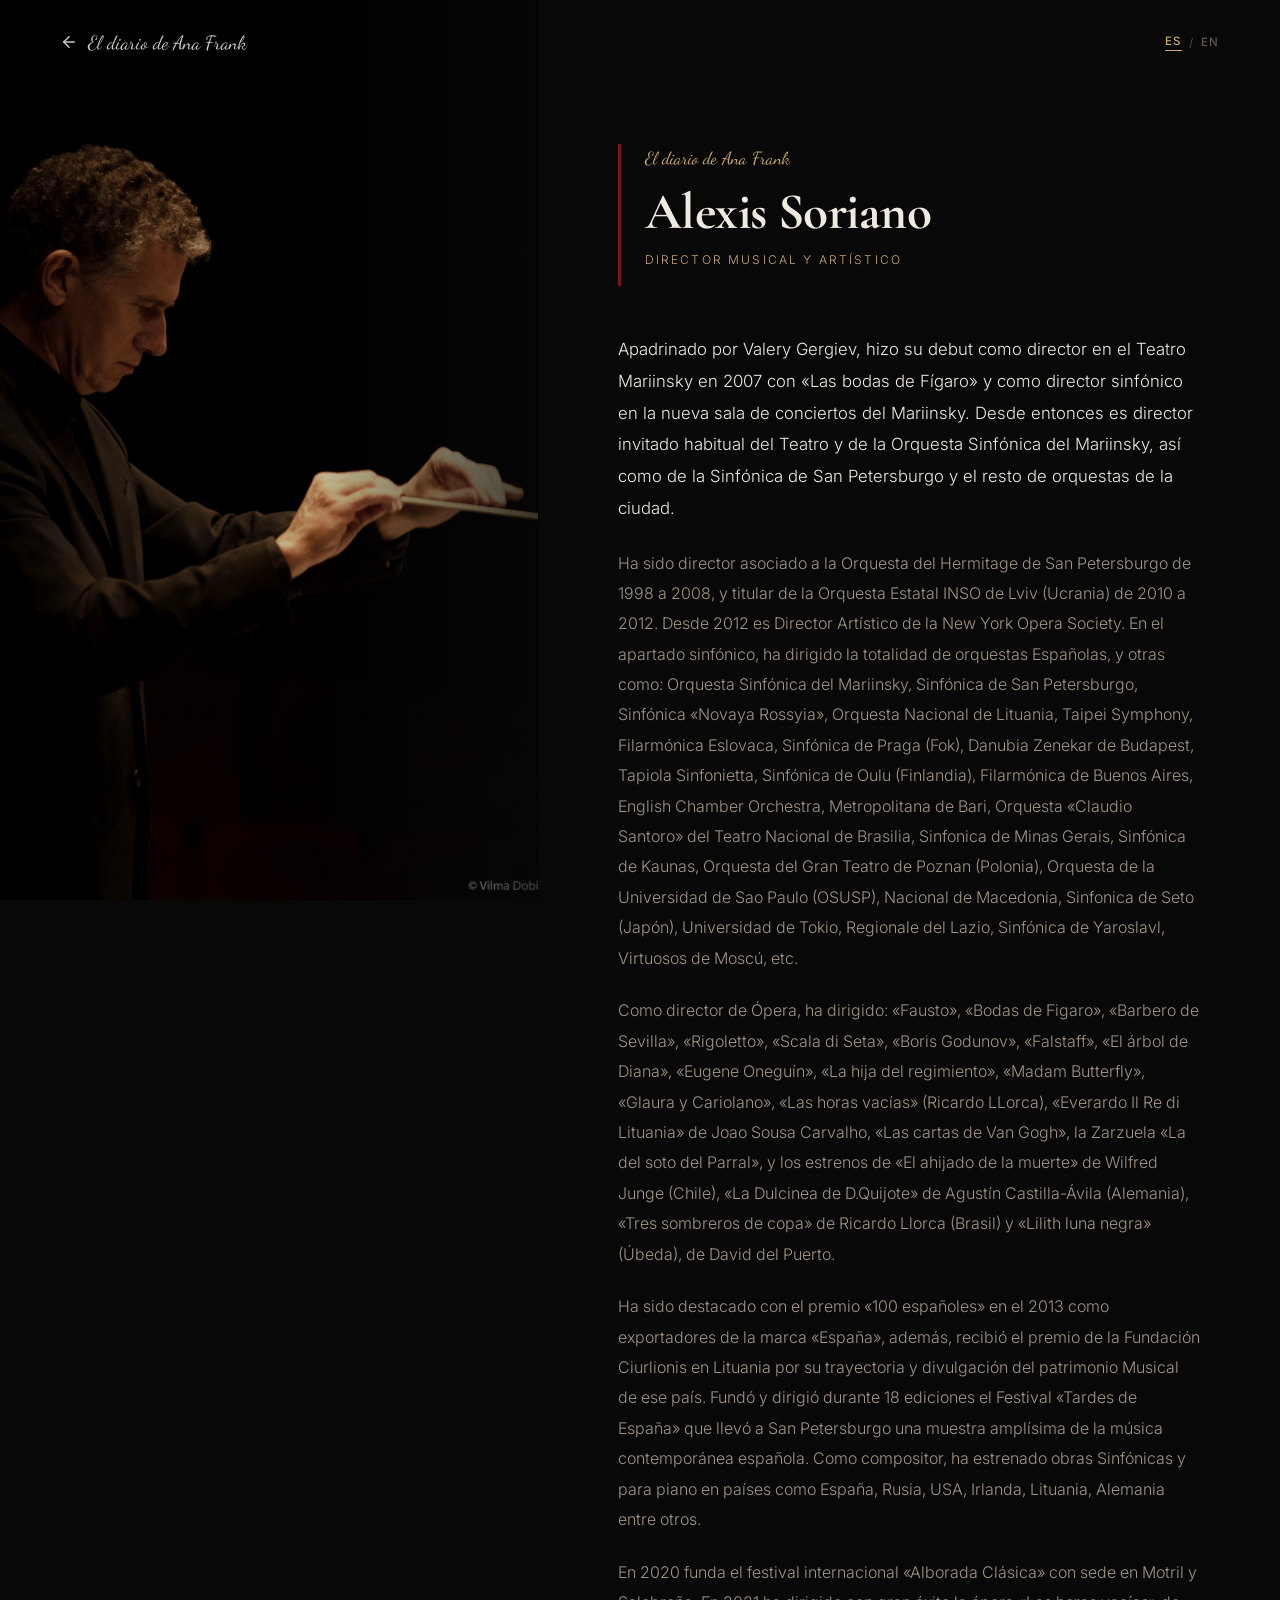
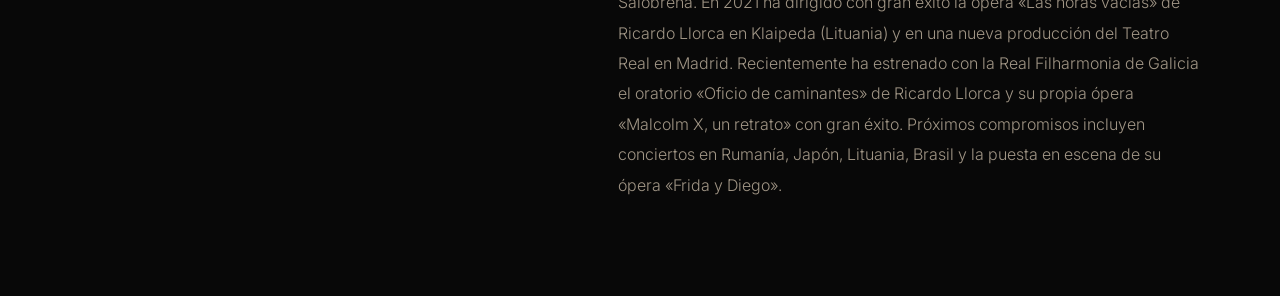
<file: alexis.html>
<!DOCTYPE html>
<html lang="es">
<head>
  <meta charset="UTF-8">
  <meta name="robots" content="noindex, nofollow, noarchive, nosnippet">
  <meta name="viewport" content="width=device-width, initial-scale=1.0">
  <title>Alexis Soriano — El diario de Ana Frank</title>
  <link rel="preconnect" href="https://fonts.googleapis.com">
  <link rel="preconnect" href="https://fonts.gstatic.com" crossorigin>
  <link href="https://fonts.googleapis.com/css2?family=Cormorant+Garamond:ital,wght@0,300;0,400;0,600;0,700;1,300;1,400;1,600&family=Dancing+Script:wght@600;700&family=Inter:wght@300;400;500&display=swap" rel="stylesheet">
  <link rel="stylesheet" href="css/styles.css">
  <link rel="stylesheet" href="css/artist.css">
</head>
<body>

  <header id="site-header" class="scrolled">
    <div class="header-inner">
      <a href="index.html" class="back-link">
        <svg width="18" height="18" viewBox="0 0 24 24" fill="none" stroke="currentColor" stroke-width="2" stroke-linecap="round" stroke-linejoin="round"><line x1="19" y1="12" x2="5" y2="12"/><polyline points="12 5 5 12 12 19"/></svg>
        <span data-es="El diario de Ana Frank" data-en="The Diary of Ana Frank">El diario de Ana Frank</span>
      </a>
      <div class="lang-toggle">
        <button class="lang-btn active" data-lang="es">ES</button>
        <span class="lang-sep">/</span>
        <button class="lang-btn" data-lang="en">EN</button>
      </div>
    </div>
  </header>

  <main class="artist-layout">

    <div class="artist-photo-col">
      <img src="assets/images/alexis-soriano.jpg" alt="Alexis Soriano">
      <div class="artist-photo-overlay"></div>
    </div>

    <div class="artist-content-col">
      <div class="artist-header">
        <p class="artist-opera" data-es="El diario de Ana Frank" data-en="The Diary of Ana Frank">El diario de Ana Frank</p>
        <h1 class="artist-name">Alexis Soriano</h1>
        <p class="artist-role" data-es="Director musical y artístico" data-en="Musical and Artistic Director">Director musical y artístico</p>
      </div>

      <div class="artist-bio">
        <p data-es="Apadrinado por Valery Gergiev, hizo su debut como director en el Teatro Mariinsky en 2007 con «Las bodas de Fígaro» y como director sinfónico en la nueva sala de conciertos del Mariinsky. Desde entonces es director invitado habitual del Teatro y de la Orquesta Sinfónica del Mariinsky, así como de la Sinfónica de San Petersburgo y el resto de orquestas de la ciudad."
           data-en="Mentored by Valery Gergiev, he made his debut as a conductor at the Mariinsky Theatre in 2007 with 'Le nozze di Figaro' and as a symphonic conductor in the new Mariinsky concert hall. Since then he has been a regular guest conductor of the Theatre, the Mariinsky Symphony Orchestra, the St. Petersburg Philharmonic and the city's other orchestras.">
          Apadrinado por Valery Gergiev, hizo su debut como director en el Teatro Mariinsky en 2007 con «Las bodas de Fígaro» y como director sinfónico en la nueva sala de conciertos del Mariinsky. Desde entonces es director invitado habitual del Teatro y de la Orquesta Sinfónica del Mariinsky, así como de la Sinfónica de San Petersburgo y el resto de orquestas de la ciudad.
        </p>
        <p data-es="Ha sido director asociado a la Orquesta del Hermitage de San Petersburgo de 1998 a 2008, y titular de la Orquesta Estatal INSO de Lviv (Ucrania) de 2010 a 2012. Desde 2012 es Director Artístico de la New York Opera Society. En el apartado sinfónico, ha dirigido la totalidad de orquestas Españolas, y otras como: Orquesta Sinfónica del Mariinsky, Sinfónica de San Petersburgo, Sinfónica «Novaya Rossyia», Orquesta Nacional de Lituania, Taipei Symphony, Filarmónica Eslovaca, Sinfónica de Praga (Fok), Danubia Zenekar de Budapest, Tapiola Sinfonietta, Sinfónica de Oulu (Finlandia), Filarmónica de Buenos Aires, English Chamber Orchestra, Metropolitana de Bari, Orquesta «Claudio Santoro» del Teatro Nacional de Brasilia, Sinfonica de Minas Gerais, Sinfónica de Kaunas, Orquesta del Gran Teatro de Poznan (Polonia), Orquesta de la Universidad de Sao Paulo (OSUSP), Nacional de Macedonia, Sinfonica de Seto (Japón), Universidad de Tokio, Regionale del Lazio, Sinfónica de Yaroslavl, Virtuosos de Moscú, etc."
           data-en="He was Associate Conductor of the Hermitage Orchestra of St. Petersburg from 1998 to 2008, and Principal Conductor of the INSO State Orchestra of Lviv (Ukraine) from 2010 to 2012. Since 2012 he has been Artistic Director of the New York Opera Society. As a symphonic conductor he has led all the major Spanish orchestras as well as the Mariinsky Symphony, St. Petersburg Philharmonic, Novaya Rossiya, Lithuanian National Orchestra, Taipei Symphony, Slovak Philharmonic, Prague Symphony (FOK), Danubia Budapest, Tapiola Sinfonietta, Oulu Sinfonietta (Finland), Buenos Aires Philharmonic, English Chamber Orchestra, Bari Metropolitan, Teatro Nacional de Brasilia 'Claudio Santoro' Orchestra, Minas Gerais Symphony, Kaunas Symphony, Grand Theatre of Poznan Orchestra (Poland), University of São Paulo Orchestra (OSUSP), National Orchestra of Macedonia, Seto Sinfonietta (Japan), University of Tokyo, Regionale del Lazio, Yaroslavl Symphony, Virtuosi of Moscow, etc.">
          Ha sido director asociado a la Orquesta del Hermitage de San Petersburgo de 1998 a 2008, y titular de la Orquesta Estatal INSO de Lviv (Ucrania) de 2010 a 2012. Desde 2012 es Director Artístico de la New York Opera Society. En el apartado sinfónico, ha dirigido la totalidad de orquestas Españolas, y otras como: Orquesta Sinfónica del Mariinsky, Sinfónica de San Petersburgo, Sinfónica «Novaya Rossyia», Orquesta Nacional de Lituania, Taipei Symphony, Filarmónica Eslovaca, Sinfónica de Praga (Fok), Danubia Zenekar de Budapest, Tapiola Sinfonietta, Sinfónica de Oulu (Finlandia), Filarmónica de Buenos Aires, English Chamber Orchestra, Metropolitana de Bari, Orquesta «Claudio Santoro» del Teatro Nacional de Brasilia, Sinfonica de Minas Gerais, Sinfónica de Kaunas, Orquesta del Gran Teatro de Poznan (Polonia), Orquesta de la Universidad de Sao Paulo (OSUSP), Nacional de Macedonia, Sinfonica de Seto (Japón), Universidad de Tokio, Regionale del Lazio, Sinfónica de Yaroslavl, Virtuosos de Moscú, etc.
        </p>
        <p data-es="Como director de Ópera, ha dirigido: «Fausto», «Bodas de Figaro», «Barbero de Sevilla», «Rigoletto», «Scala di Seta», «Boris Godunov», «Falstaff», «El árbol de Diana», «Eugene Oneguín», «La hija del regimiento», «Madam Butterfly», «Glaura y Cariolano», «Las horas vacías» (Ricardo LLorca), «Everardo Il Re di Lituania» de Joao Sousa Carvalho, «Las cartas de Van Gogh», la Zarzuela «La del soto del Parral», y los estrenos de «El ahijado de la muerte» de Wilfred Junge (Chile), «La Dulcinea de D.Quijote» de Agustín Castilla-Ávila (Alemania), «Tres sombreros de copa» de Ricardo Llorca (Brasil) y «Lilith luna negra» (Úbeda), de David del Puerto."
           data-en="As an opera conductor he has directed: Faust, Le nozze di Figaro, Il barbiere di Siviglia, Rigoletto, La Scala di Seta, Boris Godunov, Falstaff, L'arbore di Diana, Eugene Onegin, La fille du régiment, Madama Butterfly, Glaura y Cariolano, Las horas vacías (Ricardo Llorca), Everardo Il Re di Lituania by Joao Sousa Carvalho, Letters of Van Gogh, the Zarzuela La del soto del Parral, and world premieres of El ahijado de la muerte by Wilfred Junge (Chile), La Dulcinea de D.Quijote by Agustín Castilla-Ávila (Germany), Tres sombreros de copa by Ricardo Llorca (Brazil) and Lilith luna negra (Úbeda) by David del Puerto.">
          Como director de Ópera, ha dirigido: «Fausto», «Bodas de Figaro», «Barbero de Sevilla», «Rigoletto», «Scala di Seta», «Boris Godunov», «Falstaff», «El árbol de Diana», «Eugene Oneguín», «La hija del regimiento», «Madam Butterfly», «Glaura y Cariolano», «Las horas vacías» (Ricardo LLorca), «Everardo Il Re di Lituania» de Joao Sousa Carvalho, «Las cartas de Van Gogh», la Zarzuela «La del soto del Parral», y los estrenos de «El ahijado de la muerte» de Wilfred Junge (Chile), «La Dulcinea de D.Quijote» de Agustín Castilla-Ávila (Alemania), «Tres sombreros de copa» de Ricardo Llorca (Brasil) y «Lilith luna negra» (Úbeda), de David del Puerto.
        </p>
        <p data-es="Ha sido destacado con el premio «100 españoles» en el 2013 como exportadores de la marca «España», además, recibió el premio de la Fundación Ciurlionis en Lituania por su trayectoria y divulgación del patrimonio Musical de ese país. Fundó y dirigió durante 18 ediciones el Festival «Tardes de España» que llevó a San Petersburgo una muestra amplísima de la música contemporánea española. Como compositor, ha estrenado obras Sinfónicas y para piano en países como España, Rusia, USA, Irlanda, Lituania, Alemania entre otros."
           data-en="He was recognised with the '100 Spaniards' award in 2013 as an exporter of the Spanish brand, and received the Ciurlionis Foundation award in Lithuania for his career and promotion of that country's musical heritage. He founded and directed for 18 editions the 'Tardes de España' Festival, which brought a wide panorama of contemporary Spanish music to St. Petersburg. As a composer he has premiered symphonic and piano works in Spain, Russia, the USA, Ireland, Lithuania, Germany and elsewhere.">
          Ha sido destacado con el premio «100 españoles» en el 2013 como exportadores de la marca «España», además, recibió el premio de la Fundación Ciurlionis en Lituania por su trayectoria y divulgación del patrimonio Musical de ese país. Fundó y dirigió durante 18 ediciones el Festival «Tardes de España» que llevó a San Petersburgo una muestra amplísima de la música contemporánea española. Como compositor, ha estrenado obras Sinfónicas y para piano en países como España, Rusia, USA, Irlanda, Lituania, Alemania entre otros.
        </p>
        <p data-es="En 2020 funda el festival internacional «Alborada Clásica» con sede en Motril y Salobreña. En 2021 ha dirigido con gran éxito la ópera «Las horas vacías» de Ricardo Llorca en Klaipeda (Lituania) y en una nueva producción del Teatro Real en Madrid. Recientemente ha estrenado con la Real Filharmonia de Galicia el oratorio «Oficio de caminantes» de Ricardo Llorca y su propia ópera «Malcolm X, un retrato» con gran éxito. Próximos compromisos incluyen conciertos en Rumanía, Japón, Lituania, Brasil y la puesta en escena de su ópera «Frida y Diego»."
           data-en="In 2020 he founded the international festival 'Alborada Clásica', based in Motril and Salobreña. In 2021 he conducted to great acclaim the opera Las horas vacías by Ricardo Llorca in Klaipeda (Lithuania) and in a new production at the Teatro Real in Madrid. He recently premiered with the Real Filharmonia de Galicia the oratorio Oficio de caminantes by Ricardo Llorca and his own opera Malcolm X, un retrato to great success. Upcoming engagements include concerts in Romania, Japan, Lithuania, Brazil and the staging of his opera Frida y Diego.">
          En 2020 funda el festival internacional «Alborada Clásica» con sede en Motril y Salobreña. En 2021 ha dirigido con gran éxito la ópera «Las horas vacías» de Ricardo Llorca en Klaipeda (Lituania) y en una nueva producción del Teatro Real en Madrid. Recientemente ha estrenado con la Real Filharmonia de Galicia el oratorio «Oficio de caminantes» de Ricardo Llorca y su propia ópera «Malcolm X, un retrato» con gran éxito. Próximos compromisos incluyen conciertos en Rumanía, Japón, Lituania, Brasil y la puesta en escena de su ópera «Frida y Diego».
        </p>
      </div>
    </div>

  </main>

  <script src="https://cdnjs.cloudflare.com/ajax/libs/gsap/3.12.5/gsap.min.js"></script>
  <script src="js/artist.js"></script>
</body>
</html>
</file>
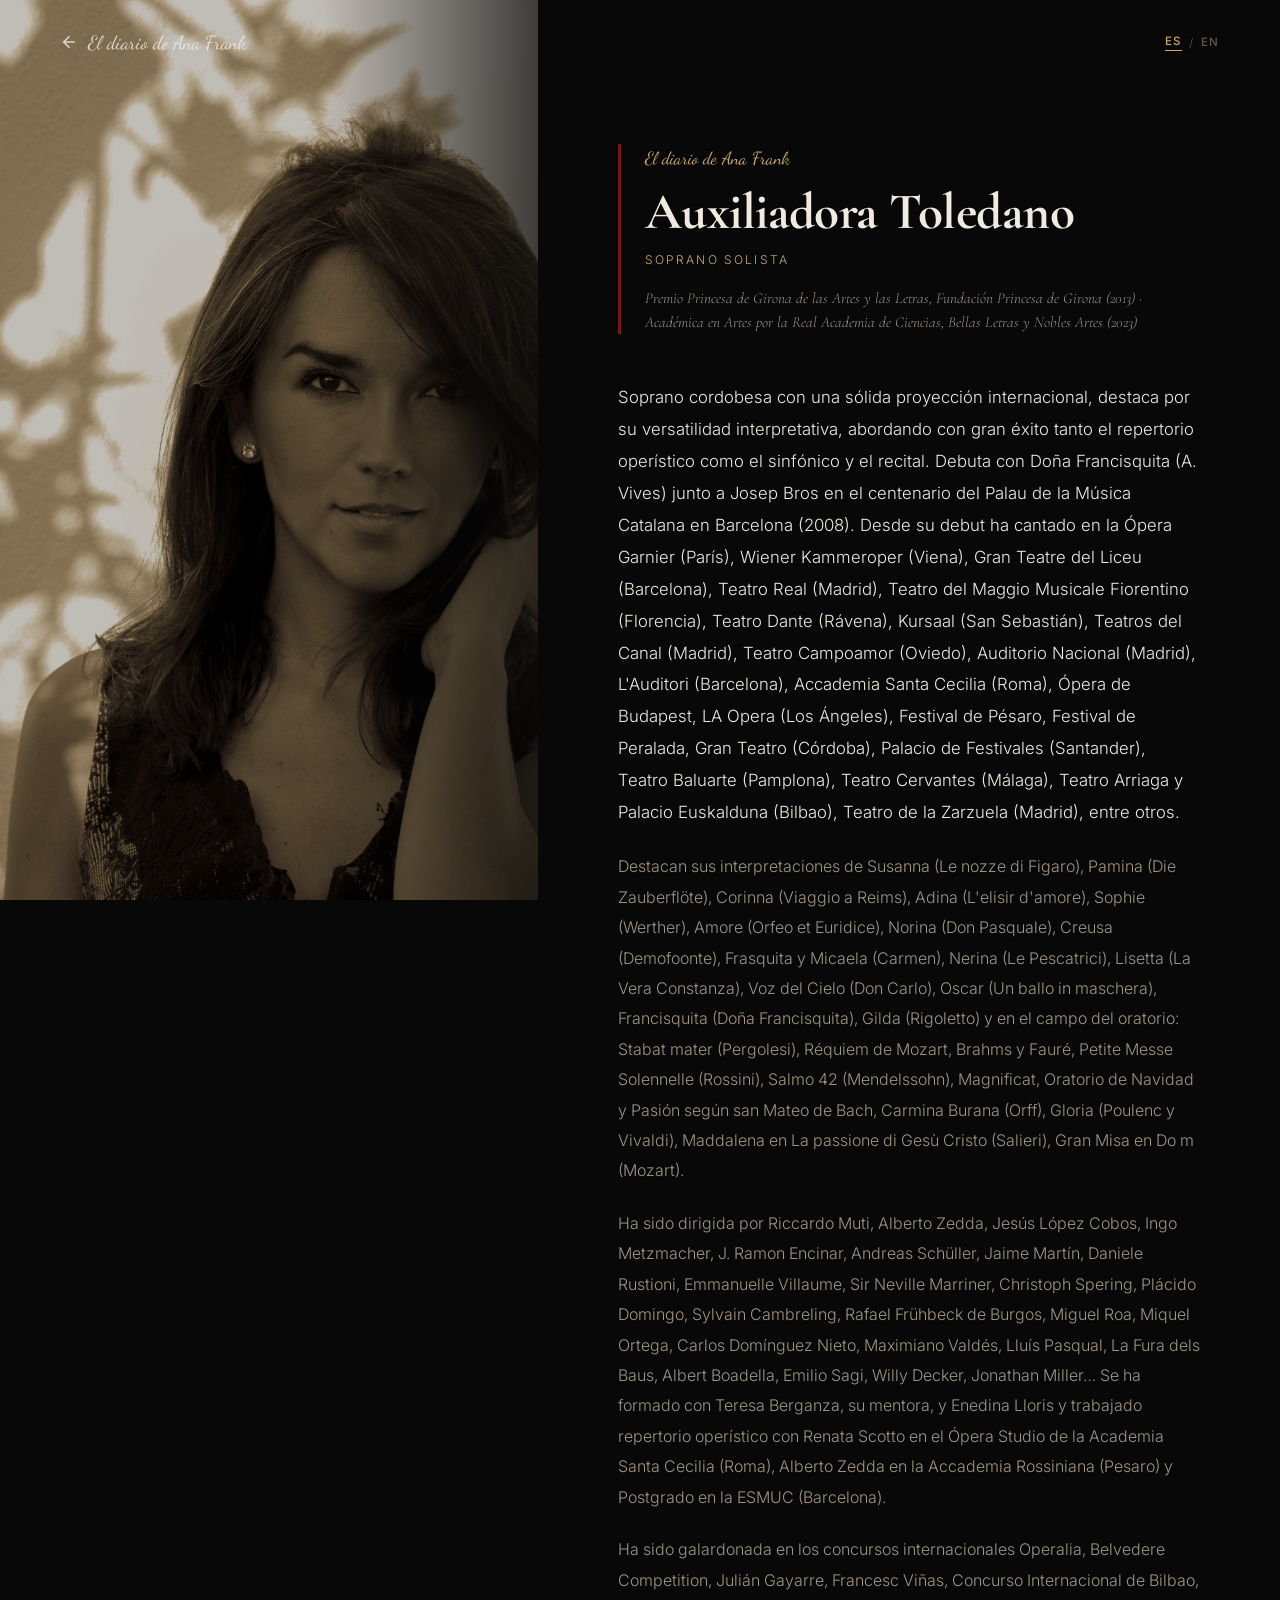
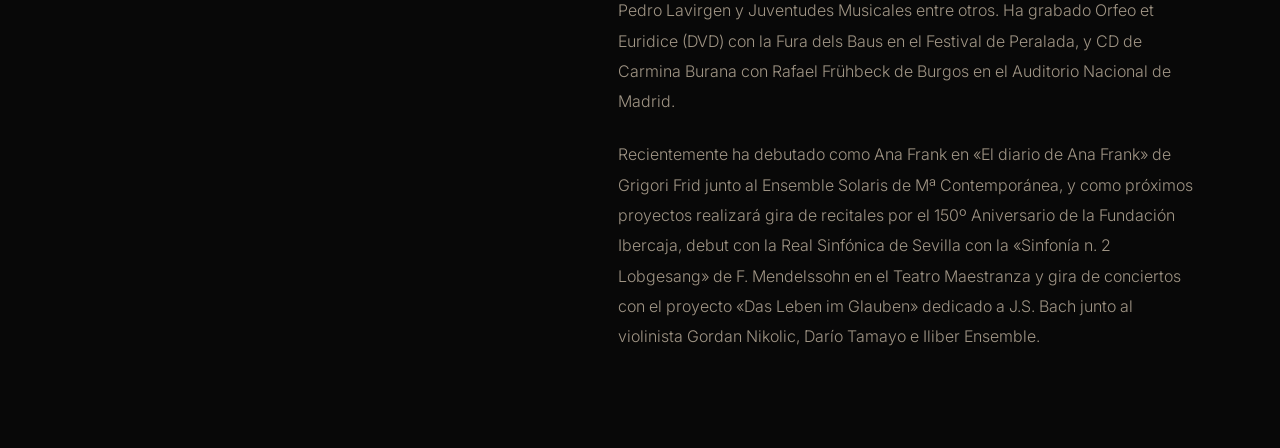
<file: auxiliadora.html>
<!DOCTYPE html>
<html lang="es">
<head>
  <meta charset="UTF-8">
  <meta name="robots" content="noindex, nofollow, noarchive, nosnippet">
  <meta name="viewport" content="width=device-width, initial-scale=1.0">
  <title>Auxiliadora Toledano — El diario de Ana Frank</title>
  <link rel="preconnect" href="https://fonts.googleapis.com">
  <link rel="preconnect" href="https://fonts.gstatic.com" crossorigin>
  <link href="https://fonts.googleapis.com/css2?family=Cormorant+Garamond:ital,wght@0,300;0,400;0,600;0,700;1,300;1,400;1,600&family=Dancing+Script:wght@600;700&family=Inter:wght@300;400;500&display=swap" rel="stylesheet">
  <link rel="stylesheet" href="css/styles.css">
  <link rel="stylesheet" href="css/artist.css">
</head>
<body>

  <header id="site-header" class="scrolled">
    <div class="header-inner">
      <a href="index.html" class="back-link">
        <svg width="18" height="18" viewBox="0 0 24 24" fill="none" stroke="currentColor" stroke-width="2" stroke-linecap="round" stroke-linejoin="round"><line x1="19" y1="12" x2="5" y2="12"/><polyline points="12 5 5 12 12 19"/></svg>
        <span data-es="El diario de Ana Frank" data-en="The Diary of Ana Frank">El diario de Ana Frank</span>
      </a>
      <div class="lang-toggle">
        <button class="lang-btn active" data-lang="es">ES</button>
        <span class="lang-sep">/</span>
        <button class="lang-btn" data-lang="en">EN</button>
      </div>
    </div>
  </header>

  <main class="artist-layout">

    <div class="artist-photo-col">
      <img src="assets/images/auxiliadora-toledano.jpg" alt="Auxiliadora Toledano">
      <div class="artist-photo-overlay"></div>
    </div>

    <div class="artist-content-col">
      <div class="artist-header">
        <p class="artist-opera" data-es="El diario de Ana Frank" data-en="The Diary of Ana Frank">El diario de Ana Frank</p>
        <h1 class="artist-name">Auxiliadora Toledano</h1>
        <p class="artist-role" data-es="Soprano solista" data-en="Soprano Soloist">Soprano solista</p>
        <p class="artist-awards" data-es="Premio Princesa de Girona de las Artes y las Letras, Fundación Princesa de Girona (2013) · Académica en Artes por la Real Academia de Ciencias, Bellas Letras y Nobles Artes (2023)" data-en="Princess of Girona Award for Arts and Letters (2013) · Academician, Royal Academy of Sciences, Belles Lettres and Noble Arts (2023)">Premio Princesa de Girona de las Artes y las Letras, Fundación Princesa de Girona (2013) · Académica en Artes por la Real Academia de Ciencias, Bellas Letras y Nobles Artes (2023)</p>
      </div>

      <div class="artist-bio">
        <p data-es="Soprano cordobesa con una sólida proyección internacional, destaca por su versatilidad interpretativa, abordando con gran éxito tanto el repertorio operístico como el sinfónico y el recital. Debuta con Doña Francisquita (A. Vives) junto a Josep Bros en el centenario del Palau de la Música Catalana en Barcelona (2008). Desde su debut ha cantado en la Ópera Garnier (París), Wiener Kammeroper (Viena), Gran Teatre del Liceu (Barcelona), Teatro Real (Madrid), Teatro del Maggio Musicale Fiorentino (Florencia), Teatro Dante (Rávena), Kursaal (San Sebastián), Teatros del Canal (Madrid), Teatro Campoamor (Oviedo), Auditorio Nacional (Madrid), L'Auditori (Barcelona), Accademia Santa Cecilia (Roma), Ópera de Budapest, LA Opera (Los Ángeles), Festival de Pésaro, Festival de Peralada, Gran Teatro (Córdoba), Palacio de Festivales (Santander), Teatro Baluarte (Pamplona), Teatro Cervantes (Málaga), Teatro Arriaga y Palacio Euskalduna (Bilbao), Teatro de la Zarzuela (Madrid), entre otros."
           data-en="A Córdoba-born soprano with strong international projection, she excels in versatile interpretations across opera, symphonic repertoire and recital. She made her debut with Doña Francisquita (A. Vives) alongside Josep Bros at the centenary of the Palau de la Música Catalana in Barcelona (2008). Since then she has performed at the Opéra Garnier (Paris), Wiener Kammeroper (Vienna), Gran Teatre del Liceu (Barcelona), Teatro Real (Madrid), Teatro del Maggio Musicale Fiorentino (Florence), Teatro Dante (Ravenna), Kursaal (San Sebastián), Teatros del Canal (Madrid), Teatro Campoamor (Oviedo), Auditorio Nacional (Madrid), L'Auditori (Barcelona), Accademia Santa Cecilia (Rome), Budapest Opera, LA Opera (Los Angeles), Pesaro Festival, Peralada Festival, Gran Teatro (Córdoba), Palacio de Festivales (Santander), Teatro Baluarte (Pamplona), Teatro Cervantes (Málaga), Teatro Arriaga and Palacio Euskalduna (Bilbao), Teatro de la Zarzuela (Madrid), among others.">
          Soprano cordobesa con una sólida proyección internacional, destaca por su versatilidad interpretativa, abordando con gran éxito tanto el repertorio operístico como el sinfónico y el recital. Debuta con Doña Francisquita (A. Vives) junto a Josep Bros en el centenario del Palau de la Música Catalana en Barcelona (2008). Desde su debut ha cantado en la Ópera Garnier (París), Wiener Kammeroper (Viena), Gran Teatre del Liceu (Barcelona), Teatro Real (Madrid), Teatro del Maggio Musicale Fiorentino (Florencia), Teatro Dante (Rávena), Kursaal (San Sebastián), Teatros del Canal (Madrid), Teatro Campoamor (Oviedo), Auditorio Nacional (Madrid), L'Auditori (Barcelona), Accademia Santa Cecilia (Roma), Ópera de Budapest, LA Opera (Los Ángeles), Festival de Pésaro, Festival de Peralada, Gran Teatro (Córdoba), Palacio de Festivales (Santander), Teatro Baluarte (Pamplona), Teatro Cervantes (Málaga), Teatro Arriaga y Palacio Euskalduna (Bilbao), Teatro de la Zarzuela (Madrid), entre otros.
        </p>
        <p data-es="Destacan sus interpretaciones de Susanna (Le nozze di Figaro), Pamina (Die Zauberflöte), Corinna (Viaggio a Reims), Adina (L'elisir d'amore), Sophie (Werther), Amore (Orfeo et Euridice), Norina (Don Pasquale), Creusa (Demofoonte), Frasquita y Micaela (Carmen), Nerina (Le Pescatrici), Lisetta (La Vera Constanza), Voz del Cielo (Don Carlo), Oscar (Un ballo in maschera), Francisquita (Doña Francisquita), Gilda (Rigoletto) y en el campo del oratorio: Stabat mater (Pergolesi), Réquiem de Mozart, Brahms y Fauré, Petite Messe Solennelle (Rossini), Salmo 42 (Mendelssohn), Magnificat, Oratorio de Navidad y Pasión según san Mateo de Bach, Carmina Burana (Orff), Gloria (Poulenc y Vivaldi), Maddalena en La passione di Gesù Cristo (Salieri), Gran Misa en Do m (Mozart)."
           data-en="Her interpretations include Susanna (Le nozze di Figaro), Pamina (Die Zauberflöte), Corinna (Viaggio a Reims), Adina (L'elisir d'amore), Sophie (Werther), Amore (Orfeo et Euridice), Norina (Don Pasquale), Creusa (Demofoonte), Frasquita and Micaela (Carmen), Nerina (Le Pescatrici), Lisetta (La Vera Constanza), Voz del Cielo (Don Carlo), Oscar (Un ballo in maschera), Francisquita (Doña Francisquita), Gilda (Rigoletto) and in oratorio: Stabat mater (Pergolesi), Requiems by Mozart, Brahms and Fauré, Petite Messe Solennelle (Rossini), Psalm 42 (Mendelssohn), Magnificat, Christmas Oratorio and St Matthew Passion by Bach, Carmina Burana (Orff), Gloria (Poulenc and Vivaldi), Maddalena in La passione di Gesù Cristo (Salieri), Mass in C minor (Mozart).">
          Destacan sus interpretaciones de Susanna (Le nozze di Figaro), Pamina (Die Zauberflöte), Corinna (Viaggio a Reims), Adina (L'elisir d'amore), Sophie (Werther), Amore (Orfeo et Euridice), Norina (Don Pasquale), Creusa (Demofoonte), Frasquita y Micaela (Carmen), Nerina (Le Pescatrici), Lisetta (La Vera Constanza), Voz del Cielo (Don Carlo), Oscar (Un ballo in maschera), Francisquita (Doña Francisquita), Gilda (Rigoletto) y en el campo del oratorio: Stabat mater (Pergolesi), Réquiem de Mozart, Brahms y Fauré, Petite Messe Solennelle (Rossini), Salmo 42 (Mendelssohn), Magnificat, Oratorio de Navidad y Pasión según san Mateo de Bach, Carmina Burana (Orff), Gloria (Poulenc y Vivaldi), Maddalena en La passione di Gesù Cristo (Salieri), Gran Misa en Do m (Mozart).
        </p>
        <p data-es="Ha sido dirigida por Riccardo Muti, Alberto Zedda, Jesús López Cobos, Ingo Metzmacher, J. Ramon Encinar, Andreas Schüller, Jaime Martín, Daniele Rustioni, Emmanuelle Villaume, Sir Neville Marriner, Christoph Spering, Plácido Domingo, Sylvain Cambreling, Rafael Frühbeck de Burgos, Miguel Roa, Miquel Ortega, Carlos Domínguez Nieto, Maximiano Valdés, Lluís Pasqual, La Fura dels Baus, Albert Boadella, Emilio Sagi, Willy Decker, Jonathan Miller… Se ha formado con Teresa Berganza, su mentora, y Enedina Lloris y trabajado repertorio operístico con Renata Scotto en el Ópera Studio de la Academia Santa Cecilia (Roma), Alberto Zedda en la Accademia Rossiniana (Pesaro) y Postgrado en la ESMUC (Barcelona)."
           data-en="She has been conducted by Riccardo Muti, Alberto Zedda, Jesús López Cobos, Ingo Metzmacher, J. Ramon Encinar, Andreas Schüller, Jaime Martín, Daniele Rustioni, Emmanuelle Villaume, Sir Neville Marriner, Christoph Spering, Plácido Domingo, Sylvain Cambreling, Rafael Frühbeck de Burgos, Miguel Roa, Miquel Ortega, Carlos Domínguez Nieto, Maximiano Valdés, Lluís Pasqual, La Fura dels Baus, Albert Boadella, Emilio Sagi, Willy Decker, Jonathan Miller… She has trained with Teresa Berganza, her mentor, and Enedina Lloris, and worked on operatic repertoire with Renata Scotto at the Opera Studio of the Accademia Santa Cecilia (Rome), Alberto Zedda at the Accademia Rossiniana (Pesaro) and a postgraduate at ESMUC (Barcelona).">
          Ha sido dirigida por Riccardo Muti, Alberto Zedda, Jesús López Cobos, Ingo Metzmacher, J. Ramon Encinar, Andreas Schüller, Jaime Martín, Daniele Rustioni, Emmanuelle Villaume, Sir Neville Marriner, Christoph Spering, Plácido Domingo, Sylvain Cambreling, Rafael Frühbeck de Burgos, Miguel Roa, Miquel Ortega, Carlos Domínguez Nieto, Maximiano Valdés, Lluís Pasqual, La Fura dels Baus, Albert Boadella, Emilio Sagi, Willy Decker, Jonathan Miller… Se ha formado con Teresa Berganza, su mentora, y Enedina Lloris y trabajado repertorio operístico con Renata Scotto en el Ópera Studio de la Academia Santa Cecilia (Roma), Alberto Zedda en la Accademia Rossiniana (Pesaro) y Postgrado en la ESMUC (Barcelona).
        </p>
        <p data-es="Ha sido galardonada en los concursos internacionales Operalia, Belvedere Competition, Julián Gayarre, Francesc Viñas, Concurso Internacional de Bilbao, Pedro Lavirgen y Juventudes Musicales entre otros. Ha grabado Orfeo et Euridice (DVD) con la Fura dels Baus en el Festival de Peralada, y CD de Carmina Burana con Rafael Frühbeck de Burgos en el Auditorio Nacional de Madrid."
           data-en="She has been awarded prizes at the international competitions Operalia, Belvedere Competition, Julián Gayarre, Francesc Viñas, Concurso Internacional de Bilbao, Pedro Lavirgen and Juventudes Musicales, among others. She has recorded Orfeo et Euridice (DVD) with La Fura dels Baus at the Peralada Festival, and a CD of Carmina Burana with Rafael Frühbeck de Burgos at the Auditorio Nacional de Madrid.">
          Ha sido galardonada en los concursos internacionales Operalia, Belvedere Competition, Julián Gayarre, Francesc Viñas, Concurso Internacional de Bilbao, Pedro Lavirgen y Juventudes Musicales entre otros. Ha grabado Orfeo et Euridice (DVD) con la Fura dels Baus en el Festival de Peralada, y CD de Carmina Burana con Rafael Frühbeck de Burgos en el Auditorio Nacional de Madrid.
        </p>
        <p data-es="Recientemente ha debutado como Ana Frank en «El diario de Ana Frank» de Grigori Frid junto al Ensemble Solaris de Mª Contemporánea, y como próximos proyectos realizará gira de recitales por el 150º Aniversario de la Fundación Ibercaja, debut con la Real Sinfónica de Sevilla con la «Sinfonía n. 2 Lobgesang» de F. Mendelssohn en el Teatro Maestranza y gira de conciertos con el proyecto «Das Leben im Glauben» dedicado a J.S. Bach junto al violinista Gordan Nikolic, Darío Tamayo e Iliber Ensemble."
           data-en="She recently made her debut as Ana Frank in Grigori Frid's The Diary of Ana Frank with Ensemble Solaris. Upcoming projects include a recital tour for the 150th Anniversary of the Fundación Ibercaja, a debut with the Real Sinfónica de Sevilla in Mendelssohn's Symphony No. 2 'Lobgesang' at the Teatro Maestranza, and a concert tour with the project 'Das Leben im Glauben' dedicated to J.S. Bach alongside Darío Tamayo, Iliber Ensemble and violinist Gordan Nikolic.">
          Recientemente ha debutado como Ana Frank en «El diario de Ana Frank» de Grigori Frid junto al Ensemble Solaris de Mª Contemporánea, y como próximos proyectos realizará gira de recitales por el 150º Aniversario de la Fundación Ibercaja, debut con la Real Sinfónica de Sevilla con la «Sinfonía n. 2 Lobgesang» de F. Mendelssohn en el Teatro Maestranza y gira de conciertos con el proyecto «Das Leben im Glauben» dedicado a J.S. Bach junto al violinista Gordan Nikolic, Darío Tamayo e Iliber Ensemble.
        </p>
      </div>
    </div>

  </main>

  <script src="https://cdnjs.cloudflare.com/ajax/libs/gsap/3.12.5/gsap.min.js"></script>
  <script src="js/artist.js"></script>
</body>
</html>
</file>
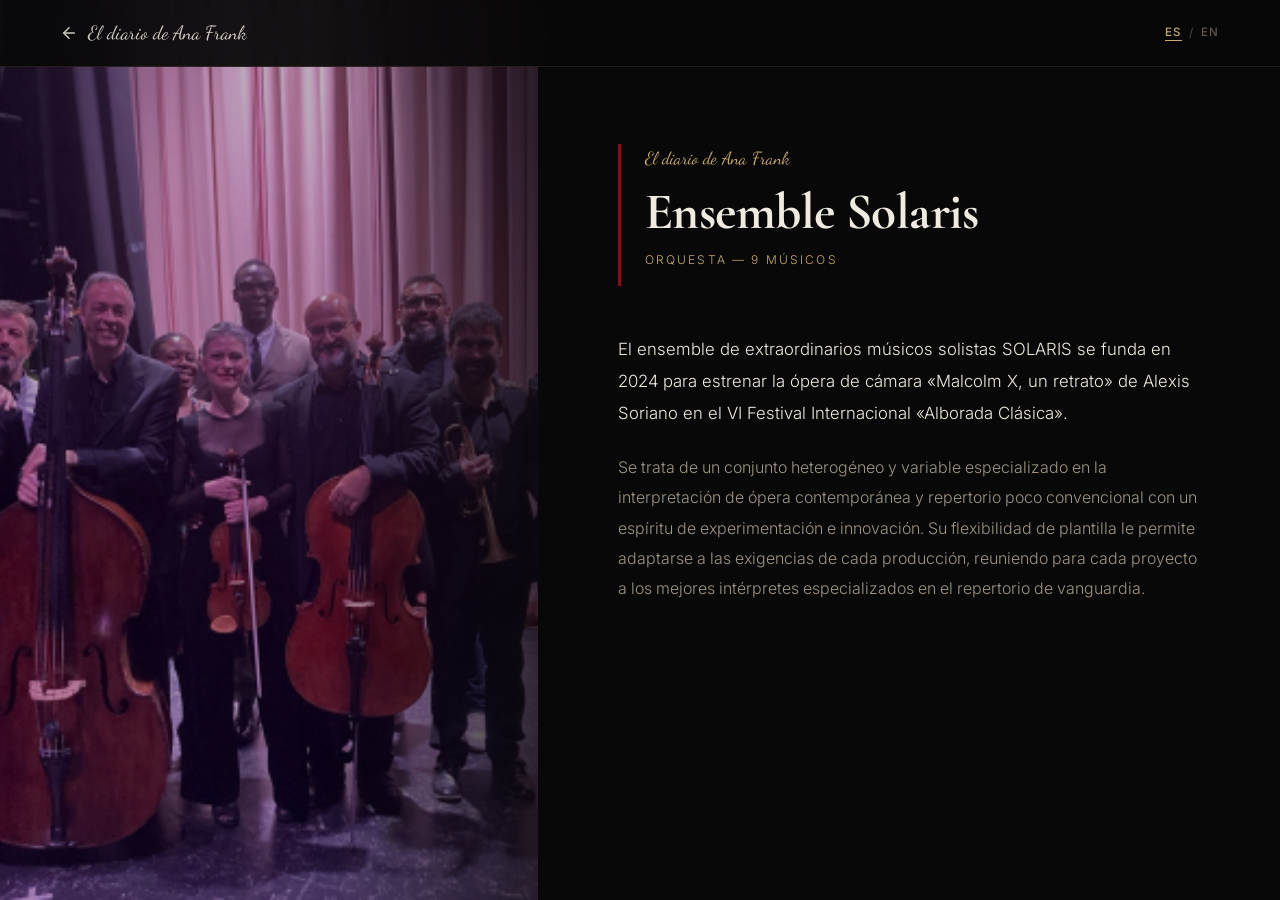
<file: ensemble.html>
<!DOCTYPE html>
<html lang="es">
<head>
  <meta charset="UTF-8">
  <meta name="robots" content="noindex, nofollow, noarchive, nosnippet">
  <meta name="viewport" content="width=device-width, initial-scale=1.0">
  <title>Ensemble Solaris — El diario de Ana Frank</title>
  <link rel="preconnect" href="https://fonts.googleapis.com">
  <link rel="preconnect" href="https://fonts.gstatic.com" crossorigin>
  <link href="https://fonts.googleapis.com/css2?family=Cormorant+Garamond:ital,wght@0,300;0,400;0,600;0,700;1,300;1,400;1,600&family=Dancing+Script:wght@600;700&family=Inter:wght@300;400;500&display=swap" rel="stylesheet">
  <link rel="stylesheet" href="css/styles.css">
  <link rel="stylesheet" href="css/artist.css">
</head>
<body>

  <header id="site-header" class="scrolled">
    <div class="header-inner">
      <a href="index.html" class="back-link">
        <svg width="18" height="18" viewBox="0 0 24 24" fill="none" stroke="currentColor" stroke-width="2" stroke-linecap="round" stroke-linejoin="round"><line x1="19" y1="12" x2="5" y2="12"/><polyline points="12 5 5 12 12 19"/></svg>
        <span data-es="El diario de Ana Frank" data-en="The Diary of Ana Frank">El diario de Ana Frank</span>
      </a>
      <div class="lang-toggle">
        <button class="lang-btn active" data-lang="es">ES</button>
        <span class="lang-sep">/</span>
        <button class="lang-btn" data-lang="en">EN</button>
      </div>
    </div>
  </header>

  <main class="artist-layout">

    <div class="artist-photo-col">
      <img src="assets/images/ensemble-solaris.jpg" alt="Ensemble Solaris" style="object-position: center center;">
      <div class="artist-photo-overlay"></div>
    </div>

    <div class="artist-content-col">
      <div class="artist-header">
        <p class="artist-opera" data-es="El diario de Ana Frank" data-en="The Diary of Ana Frank">El diario de Ana Frank</p>
        <h1 class="artist-name">Ensemble Solaris</h1>
        <p class="artist-role" data-es="Orquesta — 9 músicos" data-en="Orchestra — 9 musicians">Orquesta — 9 músicos</p>
      </div>

      <div class="artist-bio">
        <p data-es="El ensemble de extraordinarios músicos solistas SOLARIS se funda en 2024 para estrenar la ópera de cámara «Malcolm X, un retrato» de Alexis Soriano en el VI Festival Internacional «Alborada Clásica»."
           data-en="The ensemble of extraordinary soloist musicians SOLARIS was founded in 2024 to premiere the chamber opera Malcolm X, un retrato by Alexis Soriano at the VI International Festival 'Alborada Clásica'.">
          El ensemble de extraordinarios músicos solistas SOLARIS se funda en 2024 para estrenar la ópera de cámara «Malcolm X, un retrato» de Alexis Soriano en el VI Festival Internacional «Alborada Clásica».
        </p>
        <p data-es="Se trata de un conjunto heterogéneo y variable especializado en la interpretación de ópera contemporánea y repertorio poco convencional con un espíritu de experimentación e innovación. Su flexibilidad de plantilla le permite adaptarse a las exigencias de cada producción, reuniendo para cada proyecto a los mejores intérpretes especializados en el repertorio de vanguardia."
           data-en="It is a heterogeneous and variable ensemble specialising in the performance of contemporary opera and unconventional repertoire with a spirit of experimentation and innovation. Its flexible instrumentation allows it to adapt to the demands of each production, bringing together for each project the finest performers specialised in avant-garde repertoire.">
          Se trata de un conjunto heterogéneo y variable especializado en la interpretación de ópera contemporánea y repertorio poco convencional con un espíritu de experimentación e innovación. Su flexibilidad de plantilla le permite adaptarse a las exigencias de cada producción, reuniendo para cada proyecto a los mejores intérpretes especializados en el repertorio de vanguardia.
        </p>

      </div>
    </div>

  </main>

  <script src="https://cdnjs.cloudflare.com/ajax/libs/gsap/3.12.5/gsap.min.js"></script>
  <script src="js/artist.js"></script>
</body>
</html>
</file>
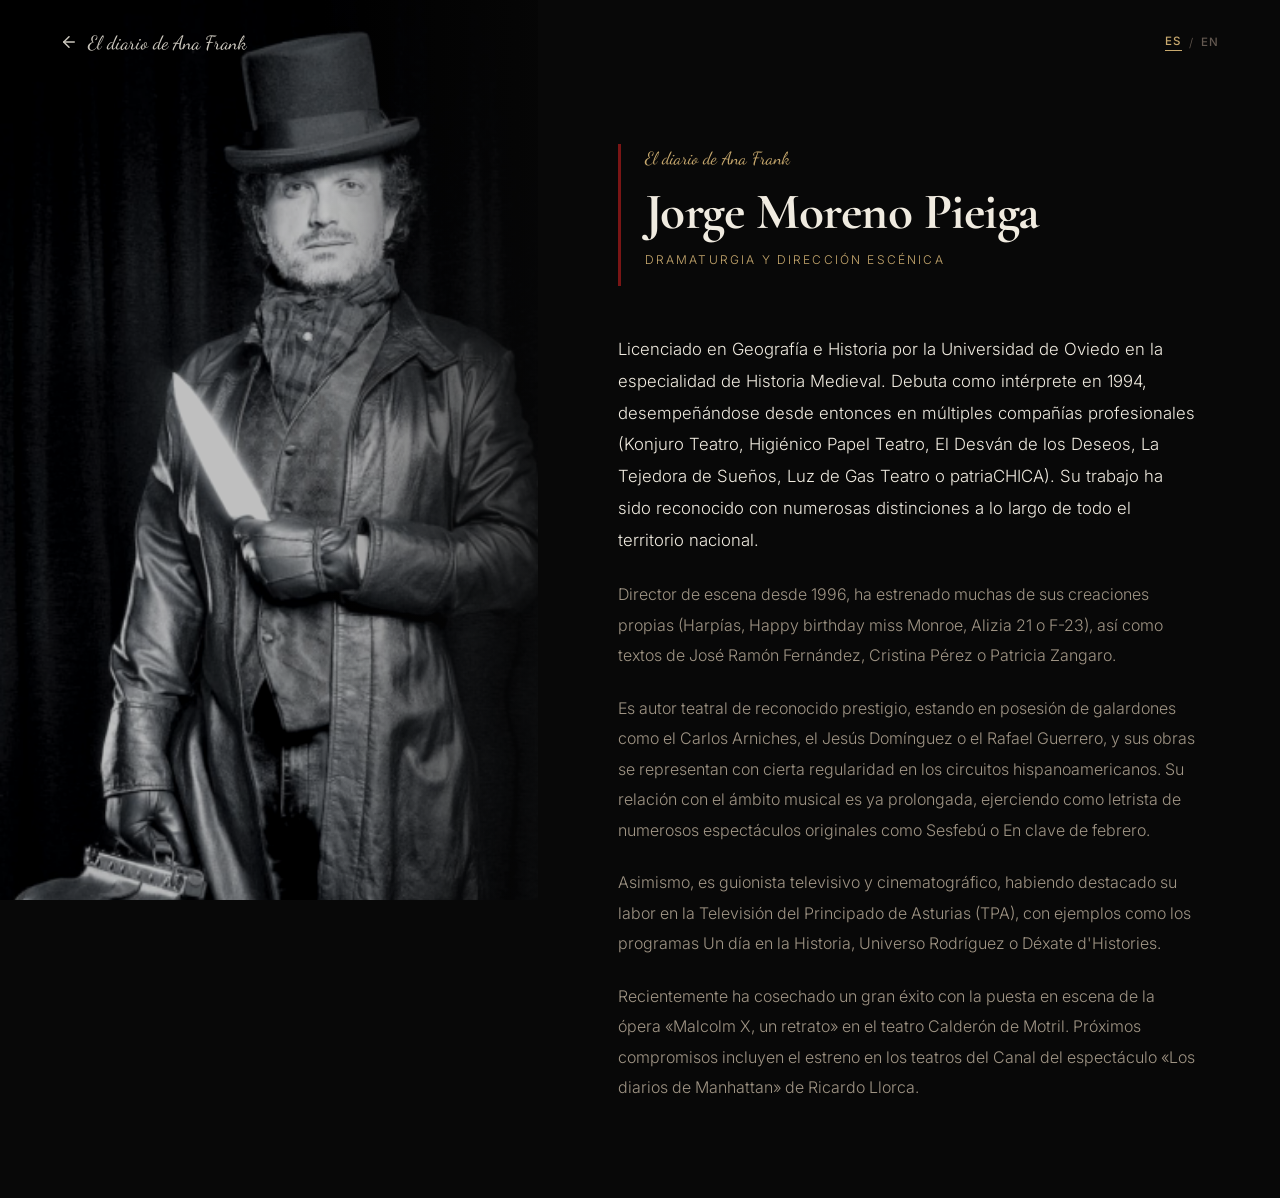
<file: jorge.html>
<!DOCTYPE html>
<html lang="es">
<head>
  <meta charset="UTF-8">
  <meta name="robots" content="noindex, nofollow, noarchive, nosnippet">
  <meta name="viewport" content="width=device-width, initial-scale=1.0">
  <title>Jorge Moreno Pieiga — El diario de Ana Frank</title>
  <link rel="preconnect" href="https://fonts.googleapis.com">
  <link rel="preconnect" href="https://fonts.gstatic.com" crossorigin>
  <link href="https://fonts.googleapis.com/css2?family=Cormorant+Garamond:ital,wght@0,300;0,400;0,600;0,700;1,300;1,400;1,600&family=Dancing+Script:wght@600;700&family=Inter:wght@300;400;500&display=swap" rel="stylesheet">
  <link rel="stylesheet" href="css/styles.css">
  <link rel="stylesheet" href="css/artist.css">
</head>
<body>

  <header id="site-header" class="scrolled">
    <div class="header-inner">
      <a href="index.html" class="back-link">
        <svg width="18" height="18" viewBox="0 0 24 24" fill="none" stroke="currentColor" stroke-width="2" stroke-linecap="round" stroke-linejoin="round"><line x1="19" y1="12" x2="5" y2="12"/><polyline points="12 5 5 12 12 19"/></svg>
        <span data-es="El diario de Ana Frank" data-en="The Diary of Ana Frank">El diario de Ana Frank</span>
      </a>
      <div class="lang-toggle">
        <button class="lang-btn active" data-lang="es">ES</button>
        <span class="lang-sep">/</span>
        <button class="lang-btn" data-lang="en">EN</button>
      </div>
    </div>
  </header>

  <main class="artist-layout">

    <div class="artist-photo-col">
      <img src="assets/images/jorge-moreno.jpg" alt="Jorge Moreno Pieiga">
      <div class="artist-photo-overlay"></div>
    </div>

    <div class="artist-content-col">
      <div class="artist-header">
        <p class="artist-opera" data-es="El diario de Ana Frank" data-en="The Diary of Ana Frank">El diario de Ana Frank</p>
        <h1 class="artist-name">Jorge Moreno Pieiga</h1>
        <p class="artist-role" data-es="Dramaturgia y dirección escénica" data-en="Dramaturgy and Stage Direction">Dramaturgia y dirección escénica</p>
      </div>

      <div class="artist-bio">
        <p data-es="Licenciado en Geografía e Historia por la Universidad de Oviedo en la especialidad de Historia Medieval. Debuta como intérprete en 1994, desempeñándose desde entonces en múltiples compañías profesionales (Konjuro Teatro, Higiénico Papel Teatro, El Desván de los Deseos, La Tejedora de Sueños, Luz de Gas Teatro o patriaCHICA). Su trabajo ha sido reconocido con numerosas distinciones a lo largo de todo el territorio nacional."
           data-en="He holds a degree in Geography and History from the University of Oviedo, specialising in Medieval History. He made his debut as a performer in 1994, going on to work with numerous professional companies (Konjuro Teatro, Higiénico Papel Teatro, El Desván de los Deseos, La Tejedora de Sueños, Luz de Gas Teatro and patriaCHICA). His work has been recognised with numerous distinctions across Spain.">
          Licenciado en Geografía e Historia por la Universidad de Oviedo en la especialidad de Historia Medieval. Debuta como intérprete en 1994, desempeñándose desde entonces en múltiples compañías profesionales (Konjuro Teatro, Higiénico Papel Teatro, El Desván de los Deseos, La Tejedora de Sueños, Luz de Gas Teatro o patriaCHICA). Su trabajo ha sido reconocido con numerosas distinciones a lo largo de todo el territorio nacional.
        </p>
        <p data-es="Director de escena desde 1996, ha estrenado muchas de sus creaciones propias (Harpías, Happy birthday miss Monroe, Alizia 21 o F-23), así como textos de José Ramón Fernández, Cristina Pérez o Patricia Zangaro."
           data-en="A stage director since 1996, he has premiered many of his own creations (Harpías, Happy Birthday Miss Monroe, Alizia 21 and F-23), as well as texts by José Ramón Fernández, Cristina Pérez and Patricia Zangaro.">
          Director de escena desde 1996, ha estrenado muchas de sus creaciones propias (Harpías, Happy birthday miss Monroe, Alizia 21 o F-23), así como textos de José Ramón Fernández, Cristina Pérez o Patricia Zangaro.
        </p>
        <p data-es="Es autor teatral de reconocido prestigio, estando en posesión de galardones como el Carlos Arniches, el Jesús Domínguez o el Rafael Guerrero, y sus obras se representan con cierta regularidad en los circuitos hispanoamericanos. Su relación con el ámbito musical es ya prolongada, ejerciendo como letrista de numerosos espectáculos originales como Sesfebú o En clave de febrero."
           data-en="He is a playwright of recognised prestige, holding awards such as the Carlos Arniches, Jesús Domínguez and Rafael Guerrero prizes, and his works are regularly performed across Spanish-language circuits. His relationship with the musical world is long-standing, having worked as a lyricist for numerous original shows such as Sesfebú and En clave de febrero.">
          Es autor teatral de reconocido prestigio, estando en posesión de galardones como el Carlos Arniches, el Jesús Domínguez o el Rafael Guerrero, y sus obras se representan con cierta regularidad en los circuitos hispanoamericanos. Su relación con el ámbito musical es ya prolongada, ejerciendo como letrista de numerosos espectáculos originales como Sesfebú o En clave de febrero.
        </p>
        <p data-es="Asimismo, es guionista televisivo y cinematográfico, habiendo destacado su labor en la Televisión del Principado de Asturias (TPA), con ejemplos como los programas Un día en la Historia, Universo Rodríguez o Déxate d'Histories."
           data-en="He is also a television and film scriptwriter, having made a name for himself at the Televisión del Principado de Asturias (TPA) with programmes such as Un día en la Historia, Universo Rodríguez and Déxate d'Histories.">
          Asimismo, es guionista televisivo y cinematográfico, habiendo destacado su labor en la Televisión del Principado de Asturias (TPA), con ejemplos como los programas Un día en la Historia, Universo Rodríguez o Déxate d'Histories.
        </p>
        <p data-es="Recientemente ha cosechado un gran éxito con la puesta en escena de la ópera «Malcolm X, un retrato» en el teatro Calderón de Motril. Próximos compromisos incluyen el estreno en los teatros del Canal del espectáculo «Los diarios de Manhattan» de Ricardo Llorca."
           data-en="He recently achieved great success with the staging of the opera Malcolm X, un retrato at the Teatro Calderón de Motril. Upcoming engagements include the premiere at the Canal theatres of Ricardo Llorca's Los diarios de Manhattan.">
          Recientemente ha cosechado un gran éxito con la puesta en escena de la ópera «Malcolm X, un retrato» en el teatro Calderón de Motril. Próximos compromisos incluyen el estreno en los teatros del Canal del espectáculo «Los diarios de Manhattan» de Ricardo Llorca.
        </p>
      </div>
    </div>

  </main>

  <script src="https://cdnjs.cloudflare.com/ajax/libs/gsap/3.12.5/gsap.min.js"></script>
  <script src="js/artist.js"></script>
</body>
</html>
</file>
<file: css/styles.css>
/* =====================================================
   EL DIARIO DE ANA FRANK — Dossier Digital
   ===================================================== */

/* ---- Reset ---- */
*, *::before, *::after { box-sizing: border-box; margin: 0; padding: 0; }
img { max-width: 100%; display: block; }
a  { color: inherit; text-decoration: none; }

/* ---- Variables ---- */
:root {
  --bg:         #080808;
  --bg2:        #0d0d0d;
  --bg3:        #131313;
  --crimson:    #7a1515;
  --crimson2:   #9b1a1a;
  --gold:       #c8a96e;
  --gold2:      #d9bc87;
  --ivory:      #f0ebe0;
  --ivory2:     #a09585;
  --ivory3:     #635850;
  --border:     rgba(200,169,110,0.14);
  --ease:       cubic-bezier(0.25,0.46,0.45,0.94);
  --t:          0.4s;
}

/* ---- Base ---- */
html { scroll-behavior: smooth; font-size: 16px; }
body {
  background: var(--bg);
  color: var(--ivory);
  font-family: 'Inter', sans-serif;
  font-weight: 300;
  line-height: 1.75;
  overflow-x: hidden;
  -webkit-font-smoothing: antialiased;
}

::-webkit-scrollbar          { width: 3px; }
::-webkit-scrollbar-track    { background: var(--bg); }
::-webkit-scrollbar-thumb    { background: var(--crimson); }

/* ---- Typography ---- */
h1,h2,h3,h4 {
  font-family: 'Cormorant Garamond', serif;
  font-weight: 700;
  line-height: 1.1;
}

/* ---- Layout ---- */
.container {
  max-width: 1160px;
  margin: 0 auto;
  padding: 0 2rem;
}

/* ---- Reveal (initial state for GSAP) ---- */
.js-ready .reveal {
  opacity: 0;
  transform: translateY(28px);
}

/* ======================================================
   HEADER
====================================================== */
#site-header {
  position: fixed;
  inset: 0 0 auto 0;
  z-index: 200;
  padding: 1.6rem 2.5rem;
  transition: background var(--t) var(--ease), padding var(--t) var(--ease),
              border-color var(--t) var(--ease);
  border-bottom: 1px solid transparent;
}
#site-header.scrolled {
  background: rgba(8,8,8,0.92);
  backdrop-filter: blur(18px);
  -webkit-backdrop-filter: blur(18px);
  padding: 1rem 2.5rem;
  border-bottom-color: var(--border);
}
.header-inner {
  max-width: 1160px;
  margin: 0 auto;
  display: flex;
  align-items: center;
  justify-content: space-between;
  gap: 2rem;
}
.header-logo {
  font-family: 'Dancing Script', cursive;
  font-size: 1.3rem;
  color: var(--ivory);
  opacity: 0.85;
  white-space: nowrap;
}
.header-right { display: flex; align-items: center; gap: 2.5rem; }
.header-nav   { display: flex; gap: 1.8rem; }
.header-nav a {
  font-size: 0.75rem;
  letter-spacing: 0.14em;
  text-transform: uppercase;
  color: var(--ivory2);
  font-weight: 400;
  transition: color var(--t);
}
.header-nav a:hover { color: var(--gold); }

.lang-toggle { display: flex; align-items: center; gap: 0.45rem; }
.lang-sep    { color: var(--ivory3); font-size: 0.75rem; }
.lang-btn {
  background: none;
  border: none;
  cursor: pointer;
  font: 500 0.72rem/1 'Inter', sans-serif;
  letter-spacing: 0.15em;
  color: var(--ivory3);
  padding: 0.15rem 0;
  transition: color var(--t);
}
.lang-btn.active {
  color: var(--gold);
  border-bottom: 1px solid var(--gold);
}
.lang-btn:hover { color: var(--ivory2); }

/* Hamburger */
.menu-btn {
  display: none;
  background: none;
  border: none;
  cursor: pointer;
  padding: 0.4rem;
  flex-direction: column;
  justify-content: center;
  gap: 5px;
}
.menu-btn span {
  display: block;
  width: 22px;
  height: 1.5px;
  background: var(--ivory);
  transition: transform var(--t) var(--ease), opacity var(--t);
  transform-origin: center;
}
.menu-btn.open span:nth-child(1) { transform: translateY(6.5px) rotate(45deg); }
.menu-btn.open span:nth-child(2) { opacity: 0; transform: scaleX(0); }
.menu-btn.open span:nth-child(3) { transform: translateY(-6.5px) rotate(-45deg); }

/* Mobile nav panel */
.mobile-nav {
  position: fixed;
  inset: 0;
  background: rgba(8,8,8,0.97);
  backdrop-filter: blur(20px);
  -webkit-backdrop-filter: blur(20px);
  z-index: 190;
  display: none;
  flex-direction: column;
  align-items: center;
  justify-content: center;
  gap: 2.5rem;
  padding: 2rem;
}
.mobile-nav.open { display: flex; }
.mobile-nav a {
  font-family: 'Cormorant Garamond', serif;
  font-size: 2.2rem;
  font-weight: 300;
  color: var(--ivory2);
  letter-spacing: 0.04em;
  transition: color var(--t);
}
.mobile-nav a:hover,
.mobile-nav a:focus { color: var(--gold); }

/* ======================================================
   HERO
====================================================== */
#hero {
  position: relative;
  height: 100vh;
  min-height: 680px;
  display: flex;
  align-items: stretch;
  justify-content: center;
  overflow: hidden;
}

.hero-bg {
  position: absolute;
  inset: 0;
}
.hero-img {
  width: 100%;
  height: 100%;
  object-fit: cover;
  object-position: center 20%;
  filter: sepia(40%) contrast(1.05) brightness(0.55);
  transform-origin: center;
  will-change: transform;
}
.hero-overlay {
  position: absolute;
  inset: 0;
  background: linear-gradient(
    to bottom,
    rgba(8,8,8,0.35) 0%,
    rgba(8,8,8,0.2)  40%,
    rgba(8,8,8,0.6)  75%,
    rgba(8,8,8,0.92) 100%
  );
}

/* Grain texture */
#hero::after {
  content: '';
  position: absolute;
  inset: 0;
  background-image: url("data:image/svg+xml,%3Csvg xmlns='http://www.w3.org/2000/svg' width='300' height='300'%3E%3Cfilter id='n'%3E%3CfeTurbulence type='fractalNoise' baseFrequency='0.85' numOctaves='4' stitchTiles='stitch'/%3E%3C/filter%3E%3Crect width='100%25' height='100%25' filter='url(%23n)' opacity='0.04'/%3E%3C/svg%3E");
  pointer-events: none;
  z-index: 1;
  opacity: 0.6;
}

.hero-content {
  position: relative;
  z-index: 2;
  text-align: center;
  padding: 10vh 1.5rem 16vh;
  max-width: 860px;
  width: 100%;
  display: flex;
  flex-direction: column;
  justify-content: space-between;
  align-items: center;
}

.hero-eyebrow {
  display: flex;
  align-items: center;
  justify-content: center;
  gap: 1rem;
  font-size: 0.75rem;
  letter-spacing: 0.3em;
  text-transform: uppercase;
  color: var(--gold);
  margin-bottom: 0;
  opacity: 0;
}
.eyebrow-rule {
  display: inline-block;
  width: 28px;
  height: 1px;
  background: var(--gold);
  opacity: 0.6;
}

.hero-title {
  font-family: 'Dancing Script', cursive;
  font-weight: 700;
  font-size: clamp(4rem, 10vw, 8.5rem);
  line-height: 1.0;
  color: var(--ivory);
  margin: 0;
  text-shadow: 0 2px 40px rgba(0,0,0,0.7);
  opacity: 0;
  transform: translateY(18px);
}
.title-script  { display: block; }
.title-name    { display: block; }

.hero-title-block {
  display: flex;
  flex-direction: column;
  align-items: center;
  gap: 2rem;
}

.hero-bottom {
  display: flex;
  flex-direction: column;
  align-items: center;
  gap: 1.2rem;
}
.hero-composer {
  font-family: 'Cormorant Garamond', serif;
  font-size: clamp(1rem, 2vw, 1.35rem);
  font-weight: 300;
  color: var(--ivory2);
  margin: 0;
  letter-spacing: 0.04em;
  opacity: 0;
}
.hero-composer strong {
  font-weight: 600;
  color: var(--gold2);
}

.hero-cast {
  display: flex;
  flex-wrap: wrap;
  align-items: center;
  justify-content: center;
  gap: 0.5rem 2rem;
  font-size: 1rem;
  letter-spacing: 0.04em;
  color: var(--ivory2);
  opacity: 0;
  margin: 0;
}
.hero-cast strong { color: var(--ivory); font-weight: 600; font-size: 1.05rem; }
.hero-cast em     { font-style: normal; color: var(--ivory3); font-size: 0.9rem; }
.cast-dot         { color: var(--gold); opacity: 0.5; font-size: 1.1rem; }

.scroll-cue {
  position: absolute;
  bottom: 2rem;
  left: 50%;
  transform: translateX(-50%);
  z-index: 2;
  display: flex;
  justify-content: center;
  opacity: 0;
}
.scroll-line {
  width: 1px;
  height: 50px;
  background: linear-gradient(to bottom, transparent, var(--gold));
  animation: pulse-line 2.2s ease-in-out infinite;
}
@keyframes pulse-line {
  0%,100% { opacity: 1; transform: scaleY(1); }
  50%      { opacity: 0.3; transform: scaleY(0.6); }
}

/* ======================================================
   SECTIONS — shared
====================================================== */
.section      { padding: 7rem 0; }
.section-dark { background: var(--bg2); }

.section-header {
  display: flex;
  align-items: center;
  gap: 1.5rem;
  margin-bottom: 4rem;
}
.section-num {
  font-family: 'Cormorant Garamond', serif;
  font-size: 4.5rem;
  font-weight: 300;
  line-height: 1;
  color: var(--gold);
  opacity: 0.2;
  min-width: 3.5rem;
}
.section-title {
  font-size: clamp(1.8rem, 3.5vw, 3rem);
  letter-spacing: -0.01em;
  white-space: nowrap;
}
.section-rule {
  flex: 1;
  height: 1px;
  background: linear-gradient(to right, var(--gold), transparent);
  opacity: 0.2;
  transform-origin: left;
}
.section-intro {
  font-size: 0.78rem;
  letter-spacing: 0.16em;
  text-transform: uppercase;
  color: var(--ivory3);
  margin-top: -2.5rem;
  margin-bottom: 2.5rem;
}

/* ======================================================
   LA OBRA — tabs
====================================================== */
.obra-tabs {
  display: flex;
  gap: 0;
  border-bottom: 1px solid var(--border);
  margin-bottom: 3.5rem;
}
.tab-btn {
  background: none;
  border: none;
  cursor: pointer;
  font: 400 0.78rem/1 'Inter', sans-serif;
  letter-spacing: 0.12em;
  text-transform: uppercase;
  color: var(--ivory3);
  padding: 0.9rem 1.8rem;
  border-bottom: 2px solid transparent;
  transition: color var(--t), border-color var(--t);
  margin-bottom: -1px;
}
.tab-btn.active { color: var(--gold); border-bottom-color: var(--gold); }
.tab-btn:hover  { color: var(--ivory2); }

.tab-panel { display: none; }
.tab-panel.active { display: block; }

/* Obra — two-column layout */
.obra-split {
  display: grid;
  grid-template-columns: 280px 1fr;
  gap: 5rem;
  align-items: start;
}
.obra-text-full { max-width: 760px; margin: 0 auto; }

/* Portrait */
.portrait-wrap { position: relative; }
.portrait-img {
  width: 100%;
  aspect-ratio: 3/4;
  object-fit: cover;
  object-position: top;
  filter: grayscale(100%) contrast(1.1) brightness(0.85);
}
.portrait-wrap.empty {
  aspect-ratio: 3/4;
  background: var(--bg3);
  display: flex;
  align-items: center;
  justify-content: center;
  color: var(--ivory3);
  font-style: italic;
  font-size: 0.85rem;
}
.portrait-label {
  margin-top: 0.9rem;
  padding-left: 0.9rem;
  border-left: 2px solid var(--crimson);
}
.portrait-label strong { display: block; font-family: 'Cormorant Garamond', serif; font-size: 1.05rem; }
.portrait-label span   { font-size: 0.75rem; color: var(--ivory3); letter-spacing: 0.08em; }

.prod-photo-wrap img {
  width: 100%;
  filter: contrast(1.05) brightness(0.85);
}

/* Obra text */
.obra-byline {
  font-size: 0.72rem;
  letter-spacing: 0.16em;
  text-transform: uppercase;
  color: var(--gold);
  margin-bottom: 2rem;
}
.obra-body { display: flex; flex-direction: column; gap: 1.4rem; }
.obra-body p {
  font-size: 1rem;
  line-height: 1.9;
  color: var(--ivory2);
}
.obra-body p:first-child { color: var(--ivory); }

.obra-quote {
  border-left: 3px solid var(--crimson);
  padding: 1rem 0 1rem 1.5rem;
  margin: 0.5rem 0;
}
.obra-quote p {
  font-family: 'Cormorant Garamond', serif;
  font-size: 1.2rem !important;
  font-style: italic;
  color: var(--ivory) !important;
  line-height: 1.65;
}
.obra-quote cite {
  display: block;
  margin-top: 0.5rem;
  font-size: 0.72rem;
  letter-spacing: 0.12em;
  text-transform: uppercase;
  color: var(--ivory3);
  font-style: normal;
}

.obra-signature {
  margin-top: 1.5rem;
  padding-top: 1.2rem;
  border-top: 1px solid var(--border);
  text-align: right;
  font-family: 'Cormorant Garamond', serif;
  font-style: italic;
  color: var(--ivory3);
  font-size: 1rem;
}

.prod-photo-inline {
  margin-top: 3rem;
}
.prod-photo-inline img {
  width: 100%;
  height: auto;
  display: block;
  filter: brightness(0.85) contrast(1.05);
}

/* ======================================================
   GALLERY
====================================================== */
.gallery-grid {
  display: grid;
  grid-template-columns: repeat(2, 1fr);
  gap: 0.6rem;
}
.gallery-item {
  overflow: hidden;
  cursor: pointer;
}
.gallery-item img {
  width: 100%;
  height: 360px;
  object-fit: cover;
  object-position: center top;
  display: block;
  filter: brightness(0.82) contrast(1.06);
  transition: filter 0.5s var(--ease), transform 0.7s var(--ease);
}
.gallery-item:hover img {
  filter: brightness(1) contrast(1.08);
  transform: scale(1.03);
}
.gallery-item--center img {
  object-position: center center;
}
.gallery-item--wide {
  grid-column: 1 / -1;
}
.gallery-item--wide img {
  height: 420px;
  object-position: center center;
}

/* ======================================================
   LIGHTBOX
====================================================== */
#lightbox {
  display: none;
  position: fixed;
  inset: 0;
  z-index: 1000;
  background: rgba(0,0,0,0.93);
  align-items: center;
  justify-content: center;
  cursor: zoom-out;
}
#lightbox.open {
  display: flex;
}
#lightbox img {
  max-width: 90vw;
  max-height: 90vh;
  object-fit: contain;
  display: block;
  box-shadow: 0 0 80px rgba(0,0,0,0.8);
  cursor: default;
}
#lightbox-close {
  position: absolute;
  top: 1.5rem;
  right: 2rem;
  background: none;
  border: none;
  color: var(--ivory2);
  font-size: 2rem;
  cursor: pointer;
  line-height: 1;
  transition: color var(--t);
}
#lightbox-close:hover { color: var(--gold); }
#lightbox-prev,
#lightbox-next {
  position: absolute;
  top: 50%;
  transform: translateY(-50%);
  background: none;
  border: none;
  color: var(--ivory2);
  font-size: 2.5rem;
  cursor: pointer;
  padding: 1rem;
  transition: color var(--t);
  line-height: 1;
}
#lightbox-prev { left: 1rem; }
#lightbox-next { right: 1rem; }
#lightbox-prev:hover,
#lightbox-next:hover { color: var(--gold); }

.gallery-item { cursor: zoom-in; }

/* ======================================================
   TEAM
====================================================== */
.team-grid {
  display: flex;
  flex-wrap: wrap;
  gap: 1.25rem;
  justify-content: center;
}
.team-card {
  flex: 0 0 calc(33.333% - 0.9rem);
  cursor: pointer;
  text-decoration: none;
  color: inherit;
  display: block;
}
.team-card--ensemble {
  flex: 0 0 100%;
  display: flex;
  gap: 2rem;
  align-items: flex-start;
  cursor: pointer;
  text-decoration: none;
  color: inherit;
}

.card-img-wrap {
  position: relative;
  overflow: hidden;
  aspect-ratio: 2/3;
  background: var(--bg3);
}
.card-img-wrap img {
  width: 100%;
  height: 100%;
  object-fit: cover;
  object-position: top;
  filter: grayscale(100%) contrast(1.1) brightness(0.8);
  transition: filter 0.5s var(--ease), transform 0.7s var(--ease);
}
.team-card:hover .card-img-wrap img {
  filter: grayscale(50%) contrast(1.1) brightness(0.7);
  transform: scale(1.04);
}

/* Initials placeholder */
.card-img-wrap.empty {
  display: flex;
  align-items: center;
  justify-content: center;
  background: linear-gradient(135deg, var(--bg3), #1a0d0d);
}
.card-initials {
  font-family: 'Cormorant Garamond', serif;
  font-size: 3rem;
  color: var(--crimson);
  opacity: 0.35;
}

/* Hover cue — "Ver biografía →" */
.card-hover-cue {
  position: absolute;
  inset: 0;
  background: linear-gradient(to top,
    rgba(90,8,8,0.88)  0%,
    rgba(4,0,0,0.55)   50%,
    transparent        100%);
  opacity: 0;
  transition: opacity 0.4s var(--ease);
  display: flex;
  align-items: flex-end;
  justify-content: flex-end;
  padding: 1.25rem;
  gap: 0.4rem;
  color: var(--gold);
  font-size: 0.75rem;
  letter-spacing: 0.1em;
  text-transform: uppercase;
}
.card-hover-cue svg { flex-shrink: 0; transition: transform 0.3s var(--ease); }
.team-card:hover .card-hover-cue { opacity: 1; }
.team-card:hover .card-hover-cue svg { transform: translateX(3px); }

.card-footer { padding: 1rem 0 0.25rem; }
.card-name {
  font-family: 'Dancing Script', cursive;
  font-size: clamp(1.3rem, 2vw, 1.7rem);
  font-weight: 600;
  color: var(--ivory);
  margin-bottom: 0.2rem;
}
.card-role {
  font-size: 0.8rem;
  letter-spacing: 0.16em;
  text-transform: uppercase;
  color: var(--gold);
}

/* Ensemble — cinematic panoramic banner */
.team-card--ensemble {
  display: block;
  position: relative;
  margin-top: 1rem;
}
.team-card--ensemble .card-img-wrap {
  aspect-ratio: 21/7;
  width: 100%;
}
.team-card--ensemble .card-img-wrap img {
  object-position: center center;
}
/* Name + role overlaid on image bottom-left */
.team-card--ensemble .card-footer {
  position: absolute;
  bottom: 0;
  left: 0;
  right: 0;
  padding: 2rem 2.5rem;
  background: linear-gradient(to top, rgba(8,8,8,0.92) 0%, transparent 100%);
  pointer-events: none;
}
.team-card--ensemble .card-name { font-family: 'Dancing Script', cursive; }
/* Hover cue bottom-right */
.team-card--ensemble .card-hover-cue {
  align-items: flex-end;
  justify-content: flex-end;
}

/* ======================================================
   VIDEO
====================================================== */
.video-wrap {
  border: 1px solid var(--border);
  background: #000;
  overflow: hidden;
}
.video-wrap video {
  width: 100%;
  max-height: 68vh;
  display: block;
}
.video-wrap iframe {
  width: 100%;
  aspect-ratio: 16/9;
  display: block;
  border: none;
}

/* ======================================================
   FICHA ARTÍSTICA
====================================================== */
.ficha-layout {
  display: grid;
  grid-template-columns: 1fr 260px;
  gap: 4rem;
  align-items: start;
}
.ficha-opera {
  font-family: 'Dancing Script', cursive;
  font-size: 2.2rem;
  color: var(--ivory);
  font-weight: 700;
  margin-bottom: 0.4rem;
}
.ficha-note {
  font-size: 0.78rem;
  color: var(--ivory3);
  font-style: italic;
  letter-spacing: 0.04em;
  margin-bottom: 2.5rem;
}
.ficha-table { width: 100%; border-collapse: collapse; }
.ficha-table tr { border-bottom: 1px solid var(--border); }
.ficha-table td { padding: 1rem 0; vertical-align: middle; }
.ficha-table td:first-child {
  color: var(--ivory3);
  font-size: 0.75rem;
  letter-spacing: 0.1em;
  text-transform: uppercase;
  width: 44%;
  padding-right: 2rem;
}
.ficha-table td:last-child {
  font-family: 'Cormorant Garamond', serif;
  font-size: 1.1rem;
  color: var(--ivory);
}
.muted { color: var(--ivory3); font-size: 0.85em; font-style: normal; }

.cache-card {
  border: 1px solid rgba(122,21,21,0.5);
  padding: 2.2rem 1.8rem;
  text-align: center;
  background: rgba(122,21,21,0.06);
  margin-bottom: 1.25rem;
}
.cache-label  { font-size: 0.7rem; letter-spacing: 0.2em; text-transform: uppercase; color: var(--ivory3); margin-bottom: 0.6rem; }
.cache-amount { font-family: 'Cormorant Garamond', serif; font-size: 3.2rem; font-weight: 700; color: var(--ivory); line-height: 1; }
.cache-vat    { font-size: 0.8rem; color: var(--ivory2); margin-bottom: 0.8rem; }
.cache-detail { font-size: 0.68rem; color: var(--ivory3); font-style: italic; }

.festival-card {
  border: 1px solid var(--border);
  padding: 1.4rem;
  text-align: center;
}
.festival-pre  { font-size: 0.62rem; letter-spacing: 0.15em; text-transform: uppercase; color: var(--ivory3); margin-bottom: 0.3rem; }
.festival-name { font-family: 'Dancing Script', cursive; font-size: 1.5rem; color: var(--gold); font-weight: 600; margin-bottom: 0.35rem; }
.festival-date { font-size: 0.75rem; color: var(--ivory2); letter-spacing: 0.08em; }

/* ======================================================
   CONTACTO
====================================================== */
.contact-layout {
  display: flex;
  align-items: center;
  justify-content: space-between;
  gap: 4rem;
  flex-wrap: wrap;
}
.contact-name {
  font-family: 'Cormorant Garamond', serif;
  font-size: 2rem;
  color: var(--ivory);
  margin-bottom: 0.3rem;
}
.contact-role {
  font-size: 0.72rem;
  letter-spacing: 0.14em;
  text-transform: uppercase;
  color: var(--gold);
  margin-bottom: 1.5rem;
}
.contact-link {
  display: block;
  color: var(--ivory2);
  font-size: 1.05rem;
  margin-bottom: 0.5rem;
  transition: color var(--t);
}
.contact-link:hover { color: var(--gold); }

.cta-btn {
  display: inline-flex;
  align-items: center;
  gap: 0.75rem;
  background: var(--crimson);
  color: var(--ivory);
  padding: 1rem 2.2rem;
  font-size: 0.75rem;
  letter-spacing: 0.14em;
  text-transform: uppercase;
  font-weight: 500;
  transition: background var(--t) var(--ease), transform var(--t) var(--ease);
  white-space: nowrap;
}
.cta-btn:hover { background: var(--crimson2); transform: translateX(4px); }
.cta-btn svg   { transition: transform var(--t) var(--ease); }
.cta-btn:hover svg { transform: translateX(4px); }

/* ======================================================
   FOOTER
====================================================== */
footer {
  padding: 2.5rem 0;
  border-top: 1px solid var(--border);
}
.footer-inner { display: flex; flex-direction: column; align-items: center; gap: 0.4rem; text-align: center; }
.footer-title {
  font-family: 'Dancing Script', cursive;
  font-size: 1.4rem;
  color: var(--ivory2);
}
.footer-sub {
  font-size: 0.68rem;
  color: var(--ivory3);
  letter-spacing: 0.1em;
}

/* ======================================================
   RESPONSIVE
====================================================== */
@media (max-width: 1024px) {
  .obra-split {
    grid-template-columns: 220px 1fr;
    gap: 3rem;
  }
  .team-card { flex: 0 0 calc(50% - 0.65rem); }
  .team-card--ensemble { flex: 0 0 100%; }
  .team-card--ensemble .card-img-wrap { aspect-ratio: 21/8; }
  .ficha-layout { grid-template-columns: 1fr 240px; gap: 3rem; }
}

@media (max-width: 768px) {
  .header-nav { display: none; }
  .menu-btn   { display: flex; }
  #site-header { padding: 1.2rem 1.5rem; }
  #site-header.scrolled { padding: 0.9rem 1.5rem; }

  .hero-cast { display: none; }
  .hero-title { font-size: clamp(3.2rem, 13vw, 6rem); }

  .section-title { white-space: normal; }
  .section-num   { font-size: 3.5rem; min-width: 2.8rem; }
  .section-header { gap: 1.2rem; margin-bottom: 3rem; }

  .obra-split {
    grid-template-columns: 1fr;
    gap: 2.5rem;
  }
  .obra-image-col { display: flex; gap: 1.5rem; align-items: flex-start; }
  .portrait-wrap  { max-width: 160px; flex-shrink: 0; }

  .gallery-item img { height: 220px; }
  .gallery-item--wide img { height: 260px; }

  .team-card { flex: 0 0 calc(50% - 0.65rem); }
  .team-card--ensemble { flex: 0 0 100%; }
  .team-card--ensemble .card-img-wrap { aspect-ratio: 16/6; }

  .ficha-layout { grid-template-columns: 1fr; gap: 2.5rem; }
  .ficha-table td:first-child { padding-right: 1rem; }
  .contact-layout { flex-direction: column; gap: 2.5rem; }
  .section { padding: 5rem 0; }
  .container { padding: 0 1.5rem; }
}

@media (max-width: 480px) {
  .team-card { flex: 0 0 100%; }
  .team-card--ensemble { flex: 0 0 100%; }
  .gallery-grid { grid-template-columns: 1fr; }
  .gallery-item--wide { grid-column: 1; }
  .gallery-item img { height: 260px; }
  .gallery-item--wide img { height: 260px; }
  .obra-tabs { overflow-x: auto; }
  .tab-btn { padding: 0.8rem 1.2rem; white-space: nowrap; }
  .cache-amount { font-size: 2.6rem; }
  .section-num { font-size: 2.8rem; min-width: 2.2rem; }
  .section-header { gap: 0.9rem; margin-bottom: 2.5rem; }
  .section { padding: 4rem 0; }
  .container { padding: 0 1.2rem; }
  .hero-title { font-size: clamp(2.8rem, 14vw, 4.5rem); }
  .ficha-table td { padding: 0.75rem 0; }
  .ficha-table td:first-child { font-size: 0.7rem; padding-right: 0.75rem; }
}
</file>
<file: css/artist.css>
/* =====================================================
   Artist detail pages
   ===================================================== */

body { overflow-x: hidden; }

/* Back link in header */
.back-link {
  display: flex;
  align-items: center;
  gap: 0.6rem;
  font-family: 'Dancing Script', cursive;
  font-size: 1.2rem;
  color: var(--ivory);
  opacity: 0.85;
  transition: opacity 0.3s;
}
.back-link:hover { opacity: 1; color: var(--gold); }
.back-link svg   { flex-shrink: 0; }

/* Main split layout */
.artist-layout {
  display: grid;
  grid-template-columns: 42% 1fr;
  min-height: 100vh;
}

/* Photo column — sticky */
.artist-photo-col {
  position: sticky;
  top: 0;
  height: 100vh;
  overflow: hidden;
}
.artist-photo-col img {
  width: 100%;
  height: 100%;
  object-fit: cover;
  object-position: top center;
  filter: grayscale(20%) contrast(1.05) brightness(0.75);
}
.artist-photo-overlay {
  position: absolute;
  inset: 0;
  background: linear-gradient(
    to right,
    transparent 60%,
    rgba(8,8,8,0.7) 100%
  );
}

/* Content column */
.artist-content-col {
  padding: 9rem 5rem 6rem 5rem;
  background: var(--bg);
  display: flex;
  flex-direction: column;
  gap: 3rem;
}

/* Artist header */
.artist-header {
  border-left: 3px solid var(--crimson);
  padding-left: 1.5rem;
}
.artist-opera {
  font-family: 'Dancing Script', cursive;
  font-size: 1.1rem;
  color: var(--gold);
  margin-bottom: 0.6rem;
}
.artist-name {
  font-family: 'Cormorant Garamond', serif;
  font-size: clamp(2.2rem, 4vw, 3.5rem);
  font-weight: 700;
  color: var(--ivory);
  line-height: 1.1;
  margin-bottom: 0.5rem;
  letter-spacing: -0.01em;
}
.artist-role {
  font-size: 0.75rem;
  letter-spacing: 0.18em;
  text-transform: uppercase;
  color: var(--gold);
  margin-bottom: 1rem;
}
.artist-awards {
  font-family: 'Cormorant Garamond', serif;
  font-style: italic;
  font-size: 0.95rem;
  color: var(--ivory2);
  line-height: 1.6;
}

/* Biography */
.artist-bio {
  display: flex;
  flex-direction: column;
  gap: 1.4rem;
}
.artist-bio p {
  font-size: 1rem;
  line-height: 1.9;
  color: var(--ivory2);
}
.artist-bio p:first-child {
  color: var(--ivory);
  font-size: 1.05rem;
}

/* Responsive */
@media (max-width: 900px) {
  .artist-layout {
    grid-template-columns: 1fr;
  }
  .artist-photo-col {
    position: relative;
    height: 55vw;
    min-height: 300px;
  }
  .artist-photo-overlay {
    background: linear-gradient(to bottom, transparent 50%, rgba(8,8,8,0.9) 100%);
  }
  .artist-content-col {
    padding: 3rem 1.5rem 4rem;
  }
}
</file>
